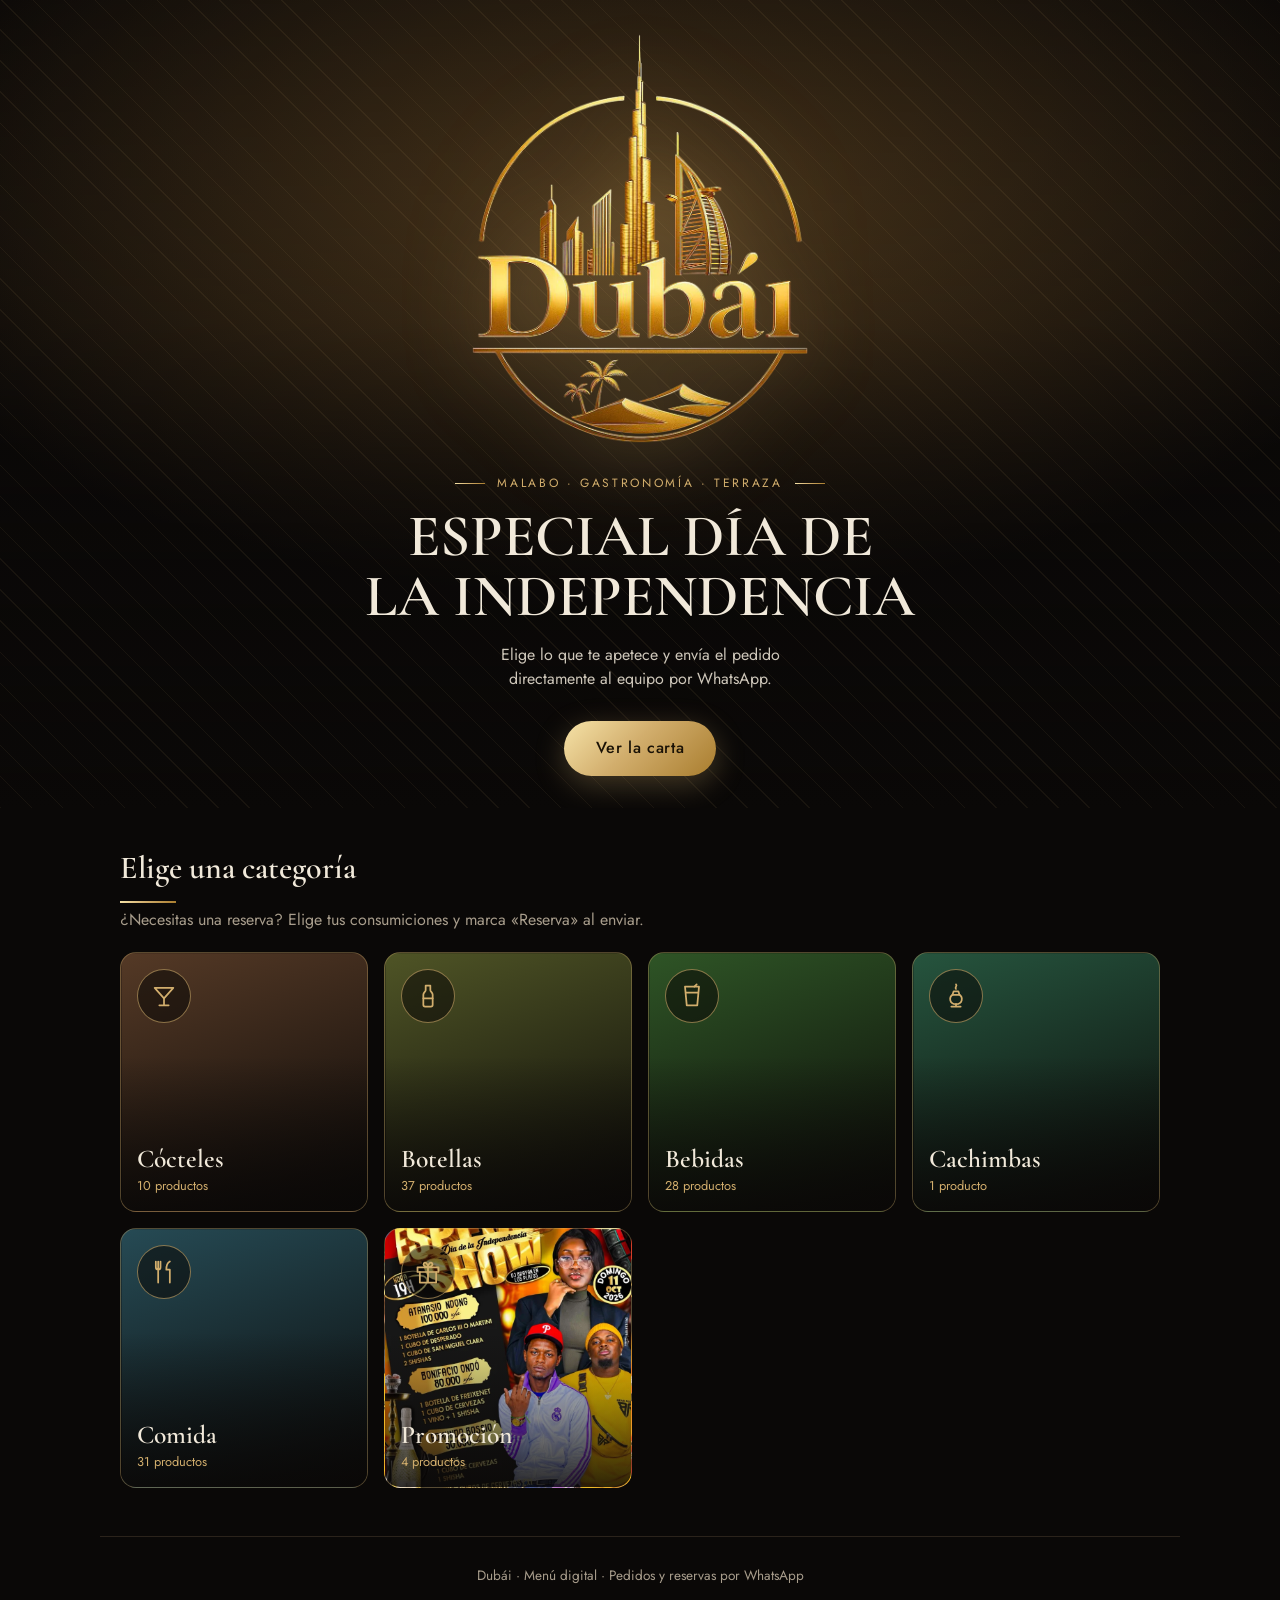
<file: index.html>
<!DOCTYPE html>
<html lang="es">
<head>
  <meta charset="utf-8">
  <meta name="viewport" content="width=device-width, initial-scale=1, viewport-fit=cover">
  <title>Carta · Dubái · Malabo</title>
  <meta name="description" content="Carta de Dubái en Malabo: cócteles, botellas, bebidas y cachimbas. Pide o reserva por WhatsApp.">
  <meta name="theme-color" content="#0A0807">
  <meta name="robots" content="noindex, nofollow">
  <!-- Para que el enlace se vea con foto al compartirlo por WhatsApp, quita los comentarios y cambia la dirección por la tuya:
  <meta property="og:type" content="website"><meta property="og:title" content="Carta · Dubái">
  <meta property="og:image" content="https://TU-USUARIO.github.io/TU-REPOSITORIO/public/img/compartir.jpg">
  <meta property="og:url" content="https://TU-USUARIO.github.io/TU-REPOSITORIO/"><meta name="twitter:card" content="summary_large_image"> -->
  <link rel="preload" href="public/fonts/cormorant-garamond-latin-600-normal.woff2" as="font" type="font/woff2" crossorigin>
  <link rel="icon" href="public/img/favicon.png">
  <link rel="stylesheet" href="public/css/main.css?v=7c94aa821">
</head>
<!-- Versión estática: sin data-pedidos, así los pedidos van directos por WhatsApp (no hay servidor que los registre) -->
<body data-api="data/menu.json" data-ajustes="data/site.json" data-v="b9090ca3">
  <noscript><p style="padding:2rem;text-align:center">Esta carta necesita JavaScript activado para mostrarse.</p></noscript>

  <div id="fondoCat" class="fondo-cat" aria-hidden="true" hidden><div class="capa"></div></div>

  <section id="inicio" class="hero">
    <div class="hero-in">
      <div id="logo" class="logo"><span class="marca">Dubái</span></div>
      <p class="kicker">Malabo · Gastronomía · Terraza</p>
      <p class="mesa-chip" hidden></p>
      <h1>ESPECIAL DÍA DE LA INDEPENDENCIA</h1>
      <p class="sub">Elige lo que te apetece y envía el pedido directamente al equipo por WhatsApp.</p>
      <a class="btn-oro" href="#categorias">Ver la carta</a>
    </div>
  </section>

  <section id="categorias" class="bloque">
    <h2>Elige una categoría</h2>
    <p class="aviso">¿Necesitas una reserva? Elige tus consumiciones y marca «Reserva» al enviar.</p>
    <div id="tiles" class="tiles"><p class="estado">Cargando la carta…</p></div>
  </section>

  <section id="vista" class="bloque" hidden>
    <div class="topbar">
      <button class="atras" id="atras" aria-label="Volver a categorías">‹</button>
      <div class="tit"><p class="migas" id="migas" hidden></p><h2 id="tituloCat"></h2></div><span class="mesa-chip" hidden></span>
    </div>
    <nav class="chips" id="chips" aria-label="Categorías"></nav>
    <div id="lista" aria-live="polite"></div>
  </section>

  <footer class="pie">
    <p>Dubái · Menú digital · Pedidos y reservas por WhatsApp</p>
  </footer>

  <button class="barra-carrito" id="abrirCarrito" hidden>
    <span id="barraCantidad"></span><span>Ver pedido</span><strong id="barraTotal"></strong>
  </button>

  <div class="velo" id="velo" hidden></div>
  <aside class="panel" id="panel" role="dialog" aria-modal="true" aria-labelledby="tituloPanel" hidden>
    <div class="panel-cab"><h2 id="tituloPanel">Tu pedido</h2><button class="cerrar" id="cerrarCarrito" aria-label="Cerrar">✕</button></div>
    <p class="mesa-aviso" id="mesaAviso"></p>
    <ul class="lineas" id="lineas"></ul>
    <p class="total">Total <strong id="total"></strong></p>
    <div class="form">
      <label id="lblTipo">Tipo
        <select id="tipo"><option value="pedido">Pedido en el local</option><option value="reserva">Reserva</option></select>
      </label>
      <label data-modo="pedido" hidden>¿Dónde estás? <input id="ubicacion" maxlength="40" placeholder="Mesa 4, barra, de pie…"></label>
      <label data-modo="reserva" hidden>Fecha y hora <input id="fecha" type="datetime-local"></label>
      <label data-modo="reserva" hidden>Personas <input id="personas" type="number" min="1" max="50" value="2"></label>
      <label>Notas (opcional) <textarea id="notas" rows="2" placeholder="Alergias, sin hielo, algo que debamos saber…"></textarea></label>
    </div>
    <p class="error" id="error" role="alert" hidden></p>
    <button class="enviar" id="enviar">Enviar por WhatsApp</button>
    <button class="vaciar" id="vaciar">Vaciar pedido</button>
  </aside>
  <aside class="panel" id="selector" role="dialog" aria-modal="true" aria-labelledby="selTitulo" hidden>
    <div class="panel-cab"><h2 id="selTitulo"></h2><button class="cerrar" id="cerrarSel" aria-label="Cerrar">✕</button></div>
    <p class="aviso" id="selProducto"></p>
    <ul class="lineas" id="selLista"></ul>
    <button class="enviar" id="selListo">Listo</button>
  </aside>
  <aside class="panel" id="confirmacion" role="dialog" aria-modal="true" aria-labelledby="confTitulo" hidden>
    <div class="panel-cab"><h2 id="confTitulo">Pedido registrado</h2><button class="cerrar" id="cerrarConf" aria-label="Cerrar">✕</button></div>
    <p class="conf-num" id="confNum"></p>
    <p class="mesa-aviso" id="confAviso"></p>
    <ul class="lineas" id="confLineas"></ul>
    <p class="total">Total <strong id="confTotal"></strong></p>
    <button class="enviar" id="confWa">Enviar por WhatsApp</button>
    <button class="vaciar" id="confCerrar">Cerrar</button>
  </aside>
  <script src="public/js/demo.js?v=7b2e28d3"></script>
</body>
</html>
</file>
<file: public/css/main.css>
@font-face{font-family:Cormorant;font-weight:500;font-display:swap;src:url(../fonts/cormorant-garamond-latin-500-normal.woff2) format("woff2")}
@font-face{font-family:Cormorant;font-weight:600;font-display:swap;src:url(../fonts/cormorant-garamond-latin-600-normal.woff2) format("woff2")}
@font-face{font-family:Jost;font-weight:400;font-display:swap;src:url(../fonts/jost-latin-400-normal.woff2) format("woff2")}
@font-face{font-family:Jost;font-weight:500;font-display:swap;src:url(../fonts/jost-latin-500-normal.woff2) format("woff2")}
:root{--noche:#0A0807;--capa:#15110E;--linea:#2b231b;--marfil:#F1E9DA;--suave:#a89d8c;--oro:#D2AE6D;--oro-t:#1a1206;--r:16px;
--serif:Cormorant,"Iowan Old Style",Georgia,serif;--sans:Jost,system-ui,-apple-system,"Segoe UI",sans-serif}
*{box-sizing:border-box}
html{scroll-behavior:smooth;scroll-padding-top:12px}
body{margin:0;background:var(--noche);color:var(--marfil);font:400 16px/1.55 var(--sans);padding-bottom:96px}
:focus-visible{outline:2px solid var(--oro);outline-offset:3px}
[hidden]{display:none!important}
h1,h2,h3{font-family:var(--serif);font-weight:600;margin:0}

.hero{min-height:88svh;display:grid;place-items:center;text-align:center;padding:2rem 1.5rem;
 background:linear-gradient(180deg,rgba(10,8,7,.55),rgba(10,8,7,.35) 45%,var(--noche)),radial-gradient(120% 80% at 50% 0,#4a3519,var(--noche) 70%)}
.hero-in{max-width:560px}
.logo{margin-bottom:1.4rem}
.logo img{max-width:200px;max-height:110px;width:auto;height:auto}
.marca{font:600 clamp(2.4rem,11vw,3.6rem)/1 var(--serif);letter-spacing:.06em;color:var(--oro)}
.kicker{margin:0 0 .8rem;color:var(--suave);letter-spacing:.12em;font-size:.85rem}
.hero h1{font-size:clamp(2.3rem,9vw,3.7rem);line-height:1.02;margin-bottom:1rem}
.sub{color:var(--marfil);opacity:.85;margin:0 auto 1.8rem;max-width:40ch}
.btn-oro{display:inline-block;background:var(--oro);color:var(--oro-t);padding:.95rem 2rem;border-radius:99px;text-decoration:none;font-weight:500}

.bloque{max-width:760px;margin:0 auto;padding:2.2rem 1.25rem 0}
.bloque>h2{font-size:2rem;margin-bottom:.3rem}
.aviso{color:var(--suave);margin:0 0 1.2rem}
.estado{color:var(--suave)}
.tiles{display:grid;grid-template-columns:1fr 1fr;gap:.8rem}
.tile{position:relative;aspect-ratio:4/3;border:1px solid var(--linea);border-radius:var(--r);overflow:hidden;cursor:pointer;display:flex;align-items:flex-end;padding:.9rem;text-align:left;color:var(--marfil);font:inherit;
 background:linear-gradient(160deg,hsl(var(--h,30) 38% 24%),var(--noche)) center/cover}
.tile::after{content:"";position:absolute;inset:0;background:linear-gradient(0deg,rgba(10,8,7,.85),transparent 60%)}
.tile span{position:relative;z-index:1;font:600 1.45rem/1.1 var(--serif)}
.tile small{display:block;font:400 .8rem var(--sans);color:var(--oro);margin-top:.2rem}
.tile:active{transform:scale(.98)}
@media(min-width:620px){.tiles{grid-template-columns:repeat(3,1fr)}}

.topbar{display:flex;align-items:center;gap:.6rem;margin-bottom:.8rem}
.topbar h2{font-size:2rem}
.atras{width:44px;height:44px;border-radius:50%;border:1px solid var(--linea);background:var(--capa);color:var(--oro);font-size:1.7rem;line-height:1;cursor:pointer}
.chips{position:sticky;top:0;z-index:5;display:flex;gap:.5rem;overflow-x:auto;padding:.7rem 0;background:var(--noche);scrollbar-width:none;border-bottom:1px solid var(--linea)}
.chips::-webkit-scrollbar{display:none}
.chips button{flex:none;border:1px solid var(--linea);background:transparent;color:var(--marfil);padding:.5rem 1.05rem;border-radius:99px;font:inherit;cursor:pointer}
.chips button[aria-pressed="true"]{background:var(--oro);border-color:var(--oro);color:var(--oro-t);font-weight:500}

.prod{display:grid;grid-template-columns:84px 1fr auto;gap:.9rem;align-items:center;padding:1rem 0;border-bottom:1px solid var(--linea)}
.prod.sin-foto{grid-template-columns:1fr auto}
.prod img{width:84px;height:84px;object-fit:cover;border-radius:var(--r);background:var(--capa)}
.prod h3{font-size:1.3rem;line-height:1.15}
.prod p{margin:.2rem 0 0;color:var(--suave);font-size:.9rem}
.precio{display:block;margin-top:.35rem;color:var(--oro);font-weight:500}
.cant{display:flex;align-items:center;gap:.45rem}
.cant button{width:40px;height:40px;border-radius:50%;border:1px solid var(--oro);background:transparent;color:var(--oro);font-size:1.3rem;line-height:1;cursor:pointer}
.cant button.mas{background:var(--oro);color:var(--oro-t)}
.cant span{min-width:1.6ch;text-align:center;font-weight:500}

.pie{max-width:760px;margin:3rem auto 0;padding:1.5rem 1.25rem;color:var(--suave);font-size:.85rem;text-align:center;border-top:1px solid var(--linea)}

.barra-carrito{position:fixed;left:1rem;right:1rem;bottom:calc(1rem + env(safe-area-inset-bottom,0px));max-width:728px;margin:0 auto;display:flex;justify-content:space-between;align-items:center;gap:1rem;background:var(--oro);color:var(--oro-t);border:0;border-radius:99px;padding:1rem 1.4rem;font:500 1rem var(--sans);cursor:pointer;box-shadow:0 10px 30px rgba(0,0,0,.55);z-index:8}
.velo{position:fixed;inset:0;background:rgba(0,0,0,.65);z-index:9}
.panel{position:fixed;left:0;right:0;bottom:0;max-height:92vh;overflow-y:auto;background:var(--capa);border-radius:24px 24px 0 0;padding:1.25rem;z-index:10;max-width:760px;margin:0 auto;border:1px solid var(--linea)}
.panel-cab{display:flex;justify-content:space-between;align-items:center}
.panel h2{font-size:1.8rem}
.cerrar{background:none;border:0;color:var(--marfil);font-size:1.3rem;width:44px;height:44px;cursor:pointer}
.lineas{list-style:none;margin:.5rem 0;padding:0}
.lineas li{display:flex;justify-content:space-between;align-items:center;gap:.75rem;padding:.65rem 0;border-bottom:1px solid var(--linea)}
.lineas .n{flex:1}.lineas small{display:block;color:var(--suave)}
.total{display:flex;justify-content:space-between;font-size:1.2rem;margin:.8rem 0}
.total strong{color:var(--oro)}
.form{display:grid;gap:.7rem}
.form label{display:grid;gap:.25rem;font-size:.9rem;color:var(--suave)}
.form input,.form select,.form textarea{background:var(--noche);color:var(--marfil);border:1px solid var(--linea);border-radius:12px;padding:.75rem;font:inherit}
.error{color:#ff9d9d;margin:.6rem 0 0}
.enviar{width:100%;margin-top:1rem;padding:1rem;border:0;border-radius:99px;background:var(--oro);color:var(--oro-t);font:500 1rem var(--sans);cursor:pointer}
.vaciar{width:100%;margin-top:.5rem;padding:.7rem;background:none;border:0;color:var(--suave);font:inherit;cursor:pointer;text-decoration:underline}
@media(prefers-reduced-motion:no-preference){.panel{animation:sube .22s ease-out}@keyframes sube{from{transform:translateY(30px);opacity:0}}}
@media(prefers-reduced-motion:reduce){html{scroll-behavior:auto}}

/* ===== v2: aspecto más vivo ===== */
:root{--grad:linear-gradient(135deg,#f6e3a8,#d2ae6d 45%,#a97d2e)}
body{background:var(--noche) radial-gradient(60% 40% at 50% 0,rgba(210,174,109,.10),transparent 70%) no-repeat}
.hero{position:relative;overflow:hidden;background:linear-gradient(180deg,rgba(10,8,7,.3),rgba(10,8,7,.15) 40%,var(--noche)),radial-gradient(90% 70% at 50% 25%,#5a4120,#0A0807 70%)}
.hero::before{content:"";position:absolute;inset:0;opacity:.07;background:repeating-linear-gradient(45deg,#d2ae6d 0 1px,transparent 1px 22px)}
.hero-in{position:relative;animation:entra .9s ease-out both}
.logo img{width:min(70vw,290px);max-width:none;max-height:none;filter:drop-shadow(0 8px 40px rgba(210,174,109,.35))}
.kicker{display:flex;align-items:center;justify-content:center;gap:.8rem;text-transform:uppercase;font-size:.75rem;letter-spacing:.22em;color:var(--oro)}
.kicker::before,.kicker::after{content:"";width:30px;height:1px;background:var(--grad)}
.btn-oro,.cant button.mas,.enviar,.barra-carrito{background:var(--grad)}
.btn-oro{box-shadow:0 8px 30px rgba(210,174,109,.3);letter-spacing:.04em;font-weight:500}
.bloque>h2::after{content:"";display:block;width:56px;height:2px;background:var(--grad);margin-top:.5rem}
.tiles{gap:1rem}
.tile{aspect-ratio:1/1.05;flex-direction:column;justify-content:space-between;align-items:flex-start;padding:1rem;border-color:rgba(210,174,109,.35);transition:transform .25s,border-color .25s,box-shadow .25s}
.tile:hover{transform:translateY(-4px);border-color:var(--oro);box-shadow:0 12px 34px rgba(210,174,109,.18)}
.tile .ico{position:relative;z-index:1;width:54px;height:54px;border-radius:50%;display:grid;place-items:center;border:1px solid rgba(210,174,109,.6);background:rgba(10,8,7,.55);color:var(--oro)}
.tile .ico svg{width:28px;height:28px;fill:none;stroke:currentColor;stroke-width:1.5;stroke-linecap:round;stroke-linejoin:round}
.tile .nom{position:relative;z-index:1;font:600 1.6rem/1.05 var(--serif)}
.prod{background:linear-gradient(180deg,rgba(255,255,255,.04),rgba(255,255,255,.01));border:1px solid var(--linea);border-radius:var(--r);padding:.9rem;margin:.7rem 0}
.prod img{box-shadow:0 0 0 1px rgba(210,174,109,.5)}
.precio{font:600 1.3rem var(--serif);background:var(--grad);-webkit-background-clip:text;background-clip:text;color:transparent}
.btn-elegir{border:1px solid var(--oro);background:transparent;color:var(--oro);padding:.65rem 1rem;border-radius:99px;font:500 .95rem var(--sans);cursor:pointer;white-space:nowrap}
.panel .aviso{color:var(--oro);margin:.4rem 0 0}
.rev{opacity:0;transform:translateY(16px);transition:opacity .6s,transform .6s}.rev.in{opacity:1;transform:none}
@keyframes entra{from{opacity:0;transform:translateY(18px)}}
@media(prefers-reduced-motion:reduce){.rev{opacity:1;transform:none;transition:none}.hero-in{animation:none}}

/* ===== v3: ajuste a todas las pantallas ===== */
body{overflow-x:clip}
img,svg{max-width:100%}
.cant .btn-elegir{width:auto;height:auto;min-height:44px;padding:.6rem 1.1rem;border-radius:99px;font:500 .95rem/1.1 var(--sans);background:transparent;color:var(--oro)}
.prod{grid-template-columns:84px minmax(0,1fr) auto}
.prod.sin-foto{grid-template-columns:minmax(0,1fr) auto}
.prod>div{min-width:0}
.chips{margin:0 -1.25rem;padding-left:1.25rem;padding-right:1.25rem}
.form{grid-template-columns:minmax(0,1fr)}
.form input,.form select,.form textarea{width:100%}
@media(max-width:480px){
  .prod{grid-template-columns:72px minmax(0,1fr)}
  .prod.sin-foto{grid-template-columns:minmax(0,1fr)}
  .prod img{width:72px;height:72px}
  .prod .cant{grid-column:1/-1;justify-content:flex-end}
}
@media(min-width:900px){
  .bloque,.pie{max-width:1080px}
  .tiles{grid-template-columns:repeat(4,1fr)}
  #lista{display:grid;grid-template-columns:1fr 1fr;gap:0 1.6rem}
  .logo img{width:340px}
  .barra-carrito{max-width:520px}
  .panel{max-width:560px;left:50%;right:auto;top:50%;bottom:auto;transform:translate(-50%,-50%);border-radius:24px;max-height:88vh;animation-name:aparece}
  @keyframes aparece{from{opacity:0}}
}
@media(max-width:480px){.kicker{letter-spacing:.14em;font-size:.7rem}.kicker::before,.kicker::after{width:18px}}
.hero h1,.sub{text-wrap:balance}

.aviso-top{background:var(--grad);color:var(--oro-t);text-align:center;padding:.65rem 1rem;font-weight:500}
.pie p{margin:.25rem 0}.pie a{color:var(--oro)}

/* ===== v4: fondo suave por categoría ===== */
.fondo-cat{position:fixed;inset:0;z-index:-1;pointer-events:none}
.fondo-cat::after{content:"";position:absolute;inset:0;background:linear-gradient(180deg,var(--noche),rgba(10,8,7,0) 26%,rgba(10,8,7,0) 60%,var(--noche))}
.fondo-cat .capa{position:absolute;inset:0;opacity:0;transition:opacity .6s;background-position:center;background-size:280px}
.fondo-cat .capa.on{opacity:.2}
.fondo-cat .capa.foto{background-size:cover;background-repeat:no-repeat;filter:saturate(.75)}
.fondo-cat .capa.foto.on{opacity:.3}
@media(prefers-reduced-motion:reduce){.fondo-cat .capa{transition:none}}
.fondo-cat .capa.art-cocteles{background-image:url("data:image/svg+xml,%3Csvg xmlns='http://www.w3.org/2000/svg' width='280' height='280' viewBox='0 0 280 280'%3E%3Cg fill='none' stroke='%23D2AE6D' stroke-width='1.5' stroke-linecap='round' stroke-linejoin='round'%3E%3Cg transform='translate(20 24) rotate(-12) scale(1)'%3E%3Cpath d='M0 0h40l-20 26z'/%3E%3Cpath d='M20 26v28M7 54h26'/%3E%3Ccircle cx='26' cy='7' r='2.5'/%3E%3C/g%3E%3Cg transform='translate(170 40) rotate(14) scale(0.9)'%3E%3Cpath d='M0 0h40l-20 26z'/%3E%3Cpath d='M20 26v28M7 54h26'/%3E%3Ccircle cx='26' cy='7' r='2.5'/%3E%3C/g%3E%3Cg transform='translate(60 190) rotate(8) scale(0.8)'%3E%3Cpath d='M0 0h40l-20 26z'/%3E%3Cpath d='M20 26v28M7 54h26'/%3E%3Ccircle cx='26' cy='7' r='2.5'/%3E%3C/g%3E%3Cg transform='translate(115 140) rotate(0) scale(1)'%3E%3Ccircle r='13'/%3E%3Ccircle r='9'/%3E%3Cpath d='M0-9V9M-9 0H9M-6.4-6.4L6.4 6.4M6.4-6.4L-6.4 6.4'/%3E%3C/g%3E%3Cg transform='translate(235 205) rotate(0) scale(0.8)'%3E%3Ccircle r='13'/%3E%3Ccircle r='9'/%3E%3Cpath d='M0-9V9M-9 0H9M-6.4-6.4L6.4 6.4M6.4-6.4L-6.4 6.4'/%3E%3C/g%3E%3Cg transform='translate(130 50) rotate(0) scale(1)'%3E%3Cpath d='M0-7V7M-7 0H7'/%3E%3C/g%3E%3Cg transform='translate(250 120) rotate(0) scale(1)'%3E%3Cpath d='M0-7V7M-7 0H7'/%3E%3C/g%3E%3Cg transform='translate(30 130) rotate(0) scale(1)'%3E%3Cpath d='M0-7V7M-7 0H7'/%3E%3C/g%3E%3Cg transform='translate(160 250) rotate(0) scale(1)'%3E%3Cpath d='M0-7V7M-7 0H7'/%3E%3C/g%3E%3C/g%3E%3C/svg%3E")}
.fondo-cat .capa.art-botellas{background-image:url("data:image/svg+xml,%3Csvg xmlns='http://www.w3.org/2000/svg' width='280' height='280' viewBox='0 0 280 280'%3E%3Cg fill='none' stroke='%23D2AE6D' stroke-width='1.5' stroke-linecap='round' stroke-linejoin='round'%3E%3Cg transform='translate(24 20) rotate(-8) scale(0.9)'%3E%3Cpath d='M12 0h14v16c0 5 10 7 10 20v52a5 5 0 0 1-5 5H7a5 5 0 0 1-5-5V36c0-13 10-15 10-20z'/%3E%3Cpath d='M2 52h34M2 78h34'/%3E%3C/g%3E%3Cg transform='translate(135 26) rotate(10) scale(1)'%3E%3Cpath d='M14 0h10v30c0 6 8 10 8 22v46a4 4 0 0 1-4 4H10a4 4 0 0 1-4-4V52c0-12 8-16 8-22z'/%3E%3Cpath d='M6 66h26'/%3E%3C/g%3E%3Cg transform='translate(215 125) rotate(6) scale(0.85)'%3E%3Cpath d='M12 0h14v16c0 5 10 7 10 20v52a5 5 0 0 1-5 5H7a5 5 0 0 1-5-5V36c0-13 10-15 10-20z'/%3E%3Cpath d='M2 52h34M2 78h34'/%3E%3C/g%3E%3Cg transform='translate(45 160) rotate(-6) scale(0.9)'%3E%3Cpath d='M14 0h10v30c0 6 8 10 8 22v46a4 4 0 0 1-4 4H10a4 4 0 0 1-4-4V52c0-12 8-16 8-22z'/%3E%3Cpath d='M6 66h26'/%3E%3C/g%3E%3Cg transform='translate(120 195) rotate(0) scale(1)'%3E%3Cpath d='M0-7V7M-7 0H7'/%3E%3C/g%3E%3Cg transform='translate(95 120) rotate(0) scale(1)'%3E%3Cpath d='M0-7V7M-7 0H7'/%3E%3C/g%3E%3Cg transform='translate(250 40) rotate(0) scale(1)'%3E%3Cpath d='M0-7V7M-7 0H7'/%3E%3C/g%3E%3C/g%3E%3C/svg%3E")}
.fondo-cat .capa.art-bebidas{background-image:url("data:image/svg+xml,%3Csvg xmlns='http://www.w3.org/2000/svg' width='280' height='280' viewBox='0 0 280 280'%3E%3Cg fill='none' stroke='%23D2AE6D' stroke-width='1.5' stroke-linecap='round' stroke-linejoin='round'%3E%3Cg transform='translate(24 40) rotate(-6) scale(1)'%3E%3Cpath d='M0 0h34l-4 56H4z'/%3E%3Cpath d='M2 14h30M22 0l8-16'/%3E%3C/g%3E%3Cg transform='translate(175 60) rotate(8) scale(0.9)'%3E%3Cpath d='M0 0h34l-4 56H4z'/%3E%3Cpath d='M2 14h30M22 0l8-16'/%3E%3C/g%3E%3Cg transform='translate(65 185) rotate(5) scale(0.8)'%3E%3Cpath d='M0 0h34l-4 56H4z'/%3E%3Cpath d='M2 14h30M22 0l8-16'/%3E%3C/g%3E%3Cg transform='translate(115 150) rotate(20) scale(1)'%3E%3Crect width='14' height='14' rx='2'/%3E%3C/g%3E%3Cg transform='translate(235 185) rotate(-15) scale(1)'%3E%3Crect width='14' height='14' rx='2'/%3E%3C/g%3E%3Cg transform='translate(140 20) rotate(0) scale(1)'%3E%3Ccircle r='3'/%3E%3C/g%3E%3Cg transform='translate(105 95) rotate(0) scale(1)'%3E%3Ccircle r='3'/%3E%3C/g%3E%3Cg transform='translate(250 125) rotate(0) scale(1)'%3E%3Ccircle r='3'/%3E%3C/g%3E%3Cg transform='translate(20 150) rotate(0) scale(1)'%3E%3Ccircle r='3'/%3E%3C/g%3E%3Cg transform='translate(200 250) rotate(0) scale(1)'%3E%3Ccircle r='3'/%3E%3C/g%3E%3C/g%3E%3C/svg%3E")}
.fondo-cat .capa.art-cachimbas{background-image:url("data:image/svg+xml,%3Csvg xmlns='http://www.w3.org/2000/svg' width='280' height='280' viewBox='0 0 280 280'%3E%3Cg fill='none' stroke='%23D2AE6D' stroke-width='1.5' stroke-linecap='round' stroke-linejoin='round'%3E%3Cg transform='translate(30 70) rotate(-6) scale(0.9)'%3E%3Cpath d='M14 14h16l4 12H10z'/%3E%3Cpath d='M22 26v14M12 40h20'/%3E%3Cpath d='M22 42c-18 10-16 46 0 46s18-36 0-46z'/%3E%3Cpath d='M34 44c24-2 30 18 48 16'/%3E%3Cpath d='M22 10c-6-8 6-10 0-18c-5-7 5-9 1-15'/%3E%3C/g%3E%3Cg transform='translate(185 50) rotate(8) scale(0.85)'%3E%3Cpath d='M14 14h16l4 12H10z'/%3E%3Cpath d='M22 26v14M12 40h20'/%3E%3Cpath d='M22 42c-18 10-16 46 0 46s18-36 0-46z'/%3E%3Cpath d='M34 44c24-2 30 18 48 16'/%3E%3Cpath d='M22 10c-6-8 6-10 0-18c-5-7 5-9 1-15'/%3E%3C/g%3E%3Cg transform='translate(110 185) rotate(4) scale(0.8)'%3E%3Cpath d='M14 14h16l4 12H10z'/%3E%3Cpath d='M22 26v14M12 40h20'/%3E%3Cpath d='M22 42c-18 10-16 46 0 46s18-36 0-46z'/%3E%3Cpath d='M34 44c24-2 30 18 48 16'/%3E%3Cpath d='M22 10c-6-8 6-10 0-18c-5-7 5-9 1-15'/%3E%3C/g%3E%3Cg transform='translate(240 200) rotate(0) scale(1)'%3E%3Cpath d='M0 0c10-8-8-14 2-24c8-8-4-12 2-20'/%3E%3C/g%3E%3Cg transform='translate(60 255) rotate(0) scale(0.8)'%3E%3Cpath d='M0 0c10-8-8-14 2-24c8-8-4-12 2-20'/%3E%3C/g%3E%3Cg transform='translate(150 20) rotate(0) scale(1)'%3E%3Cpath d='M0-7V7M-7 0H7'/%3E%3C/g%3E%3Cg transform='translate(255 125) rotate(0) scale(1)'%3E%3Cpath d='M0-7V7M-7 0H7'/%3E%3C/g%3E%3C/g%3E%3C/svg%3E")}
.fondo-cat .capa.art-base{background-image:url("data:image/svg+xml,%3Csvg xmlns='http://www.w3.org/2000/svg' width='280' height='280' viewBox='0 0 280 280'%3E%3Cg fill='none' stroke='%23D2AE6D' stroke-width='1.5' stroke-linecap='round' stroke-linejoin='round'%3E%3Cg transform='translate(40 40) rotate(0) scale(1)'%3E%3Cpath d='M0-14L10 0 0 14-10 0z'/%3E%3C/g%3E%3Cg transform='translate(180 30) rotate(0) scale(0.8)'%3E%3Cpath d='M0-14L10 0 0 14-10 0z'/%3E%3C/g%3E%3Cg transform='translate(110 110) rotate(0) scale(1.2)'%3E%3Cpath d='M0-14L10 0 0 14-10 0z'/%3E%3C/g%3E%3Cg transform='translate(240 140) rotate(0) scale(1)'%3E%3Cpath d='M0-14L10 0 0 14-10 0z'/%3E%3C/g%3E%3Cg transform='translate(50 190) rotate(0) scale(0.9)'%3E%3Cpath d='M0-14L10 0 0 14-10 0z'/%3E%3C/g%3E%3Cg transform='translate(190 230) rotate(0) scale(1)'%3E%3Cpath d='M0-14L10 0 0 14-10 0z'/%3E%3C/g%3E%3Cg transform='translate(140 170) rotate(0) scale(1)'%3E%3Cpath d='M0-7V7M-7 0H7'/%3E%3C/g%3E%3Cg transform='translate(260 60) rotate(0) scale(1)'%3E%3Cpath d='M0-7V7M-7 0H7'/%3E%3C/g%3E%3Cg transform='translate(15 115) rotate(0) scale(1)'%3E%3Cpath d='M0-7V7M-7 0H7'/%3E%3C/g%3E%3C/g%3E%3C/svg%3E")}

.mesa-chip{display:inline-block;margin:.2rem 0 .9rem;padding:.3rem 1rem;border:1px solid var(--oro);border-radius:99px;color:var(--oro);font:500 .9rem var(--sans);letter-spacing:.06em;background:rgba(10,8,7,.5)}
.topbar .mesa-chip{margin:0 0 0 auto}
.mesa-aviso{color:var(--oro);margin:.5rem 0}

.hero.con-foto{background:linear-gradient(180deg,rgba(10,8,7,.3),rgba(10,8,7,.15) 40%,var(--noche)),url(../img/hero.jpg) center/cover,radial-gradient(90% 70% at 50% 25%,#5a4120,#0A0807 70%)}
.fondo-cat .capa.art-licores{background-image:url("data:image/svg+xml,%3Csvg xmlns='http://www.w3.org/2000/svg' width='280' height='280' viewBox='0 0 280 280'%3E%3Cg fill='none' stroke='%23D2AE6D' stroke-width='1.5' stroke-linecap='round' stroke-linejoin='round'%3E%3Cg transform='translate(24 20) rotate(-8) scale(0.9)'%3E%3Cpath d='M12 0h14v16c0 5 10 7 10 20v52a5 5 0 0 1-5 5H7a5 5 0 0 1-5-5V36c0-13 10-15 10-20z'/%3E%3Cpath d='M2 52h34M2 78h34'/%3E%3C/g%3E%3Cg transform='translate(135 26) rotate(10) scale(1)'%3E%3Cpath d='M14 0h10v30c0 6 8 10 8 22v46a4 4 0 0 1-4 4H10a4 4 0 0 1-4-4V52c0-12 8-16 8-22z'/%3E%3Cpath d='M6 66h26'/%3E%3C/g%3E%3Cg transform='translate(215 125) rotate(6) scale(0.85)'%3E%3Cpath d='M12 0h14v16c0 5 10 7 10 20v52a5 5 0 0 1-5 5H7a5 5 0 0 1-5-5V36c0-13 10-15 10-20z'/%3E%3Cpath d='M2 52h34M2 78h34'/%3E%3C/g%3E%3Cg transform='translate(45 160) rotate(-6) scale(0.9)'%3E%3Cpath d='M14 0h10v30c0 6 8 10 8 22v46a4 4 0 0 1-4 4H10a4 4 0 0 1-4-4V52c0-12 8-16 8-22z'/%3E%3Cpath d='M6 66h26'/%3E%3C/g%3E%3Cg transform='translate(120 195) rotate(0) scale(1)'%3E%3Cpath d='M0-7V7M-7 0H7'/%3E%3C/g%3E%3Cg transform='translate(95 120) rotate(0) scale(1)'%3E%3Cpath d='M0-7V7M-7 0H7'/%3E%3C/g%3E%3Cg transform='translate(250 40) rotate(0) scale(1)'%3E%3Cpath d='M0-7V7M-7 0H7'/%3E%3C/g%3E%3C/g%3E%3C/svg%3E")}
.fondo-cat .capa.art-comida{background-image:url("data:image/svg+xml,%3Csvg xmlns='http://www.w3.org/2000/svg' width='280' height='280' viewBox='0 0 280 280'%3E%3Cg fill='none' stroke='%23D2AE6D' stroke-width='1.5' stroke-linecap='round' stroke-linejoin='round'%3E%3Cg transform='translate(48 52) rotate(0) scale(1)'%3E%3Ccircle r='22'/%3E%3Ccircle r='14'/%3E%3C/g%3E%3Cg transform='translate(150 30) rotate(10) scale(1)'%3E%3Cpath d='M-7 0v14a7 7 0 0 0 14 0V0M0 0v14M0 21v44'/%3E%3C/g%3E%3Cg transform='translate(182 44) rotate(10) scale(0.9)'%3E%3Cpath d='M0 0c8 6 8 26 0 40v26'/%3E%3C/g%3E%3Cg transform='translate(30 150) rotate(-15) scale(0.9)'%3E%3Cpath d='M0 0L46 12A48 48 0 0 1 12 46Z'/%3E%3Ccircle cx='27' cy='22' r='3'/%3E%3Ccircle cx='15' cy='33' r='3'/%3E%3C/g%3E%3Cg transform='translate(170 175) rotate(6) scale(0.85)'%3E%3Cpath d='M0 16a24 16 0 0 1 48 0z'/%3E%3Cpath d='M0 24h48'/%3E%3Cpath d='M2 32h44a4 4 0 0 1-4 6H6a4 4 0 0 1-4-6z'/%3E%3C/g%3E%3Cg transform='translate(118 150) rotate(0) scale(0.8)'%3E%3Ccircle r='22'/%3E%3Ccircle r='14'/%3E%3C/g%3E%3Cg transform='translate(110 50) rotate(0) scale(1)'%3E%3Cpath d='M0-7V7M-7 0H7'/%3E%3C/g%3E%3Cg transform='translate(250 120) rotate(0) scale(1)'%3E%3Cpath d='M0-7V7M-7 0H7'/%3E%3C/g%3E%3Cg transform='translate(20 110) rotate(0) scale(1)'%3E%3Cpath d='M0-7V7M-7 0H7'/%3E%3C/g%3E%3Cg transform='translate(220 250) rotate(0) scale(1)'%3E%3Cpath d='M0-7V7M-7 0H7'/%3E%3C/g%3E%3C/g%3E%3C/svg%3E")}

.tit{min-width:0}.migas{margin:0;color:var(--oro);font-size:.78rem;letter-spacing:.16em;text-transform:uppercase}
.subcats{display:grid;gap:.7rem;margin:.9rem 0 1.4rem}
.subcat{display:flex;align-items:center;gap:1rem;width:100%;text-align:left;padding:1rem 1.1rem;border:1px solid rgba(210,174,109,.35);border-radius:var(--r);background:linear-gradient(180deg,rgba(255,255,255,.05),rgba(255,255,255,.01));color:var(--marfil);font:inherit;cursor:pointer;transition:border-color .2s,transform .2s}
.subcat:hover{border-color:var(--oro);transform:translateY(-2px)}
.subcat .nom{flex:1;font:600 1.4rem/1.1 var(--serif)}.subcat small{color:var(--oro);font:400 .85rem var(--sans)}.subcat .chev{color:var(--oro);font-size:1.6rem;font-style:normal;line-height:1}
.sep{margin:1.6rem 0 .2rem;color:var(--suave);font:500 .85rem var(--sans);letter-spacing:.14em;text-transform:uppercase}
@media(min-width:900px){.subcats{grid-template-columns:1fr 1fr}#lista>.subcats,#lista>.sep{grid-column:1/-1}}

.pres{margin:.15rem 0 0;color:var(--suave);font-size:.85rem}

.fondo-cat .capa.art-promocion{background-image:url("data:image/svg+xml,%3Csvg xmlns='http://www.w3.org/2000/svg' width='280' height='280' viewBox='0 0 280 280'%3E%3Cg fill='none' stroke='%23D2AE6D' stroke-width='1.5' stroke-linecap='round' stroke-linejoin='round'%3E%3Cg transform='translate(24 30) rotate(-15) scale(1)'%3E%3Cpath d='M0 0h26l28 28-26 26L0 28z'/%3E%3Ccircle cx='11' cy='11' r='3'/%3E%3C/g%3E%3Cg transform='translate(150 22) rotate(10) scale(1.5)'%3E%3Ccircle cx='5' cy='5' r='4'/%3E%3Ccircle cx='19' cy='19' r='4'/%3E%3Cpath d='M22 2L2 22'/%3E%3C/g%3E%3Cg transform='translate(235 70) rotate(0) scale(1)'%3E%3Cpath d='M0-14L4.1-4.3 14.6-3.7 6.5 3 9 13.3 0 7.6-9 13.3-6.5 3-14.6-3.7-4.1-4.3Z'/%3E%3C/g%3E%3Cg transform='translate(30 165) rotate(0) scale(0.95)'%3E%3Crect y='14' width='40' height='26' rx='2'/%3E%3Cpath d='M0 24h40M20 14v26'/%3E%3Cpath d='M20 14c-8 0-12-11-6-11s6 11 6 11zm0 0c8 0 12-11 6-11s-6 11-6 11z'/%3E%3C/g%3E%3Cg transform='translate(170 160) rotate(12) scale(0.9)'%3E%3Cpath d='M0 0h26l28 28-26 26L0 28z'/%3E%3Ccircle cx='11' cy='11' r='3'/%3E%3C/g%3E%3Cg transform='translate(105 235) rotate(-8) scale(1.2)'%3E%3Ccircle cx='5' cy='5' r='4'/%3E%3Ccircle cx='19' cy='19' r='4'/%3E%3Cpath d='M22 2L2 22'/%3E%3C/g%3E%3Cg transform='translate(110 115) rotate(0) scale(0.8)'%3E%3Cpath d='M0-14L4.1-4.3 14.6-3.7 6.5 3 9 13.3 0 7.6-9 13.3-6.5 3-14.6-3.7-4.1-4.3Z'/%3E%3C/g%3E%3Cg transform='translate(255 215) rotate(0) scale(0.7)'%3E%3Cpath d='M0-14L4.1-4.3 14.6-3.7 6.5 3 9 13.3 0 7.6-9 13.3-6.5 3-14.6-3.7-4.1-4.3Z'/%3E%3C/g%3E%3Cg transform='translate(85 95) rotate(0) scale(1)'%3E%3Cpath d='M0-7V7M-7 0H7'/%3E%3C/g%3E%3Cg transform='translate(215 130) rotate(0) scale(1)'%3E%3Cpath d='M0-7V7M-7 0H7'/%3E%3C/g%3E%3Cg transform='translate(20 250) rotate(0) scale(1)'%3E%3Cpath d='M0-7V7M-7 0H7'/%3E%3C/g%3E%3C/g%3E%3C/svg%3E")}

.conf-num{font:600 3.2rem/1 var(--serif);color:var(--oro);margin:.2rem 0 .6rem}
</file>
